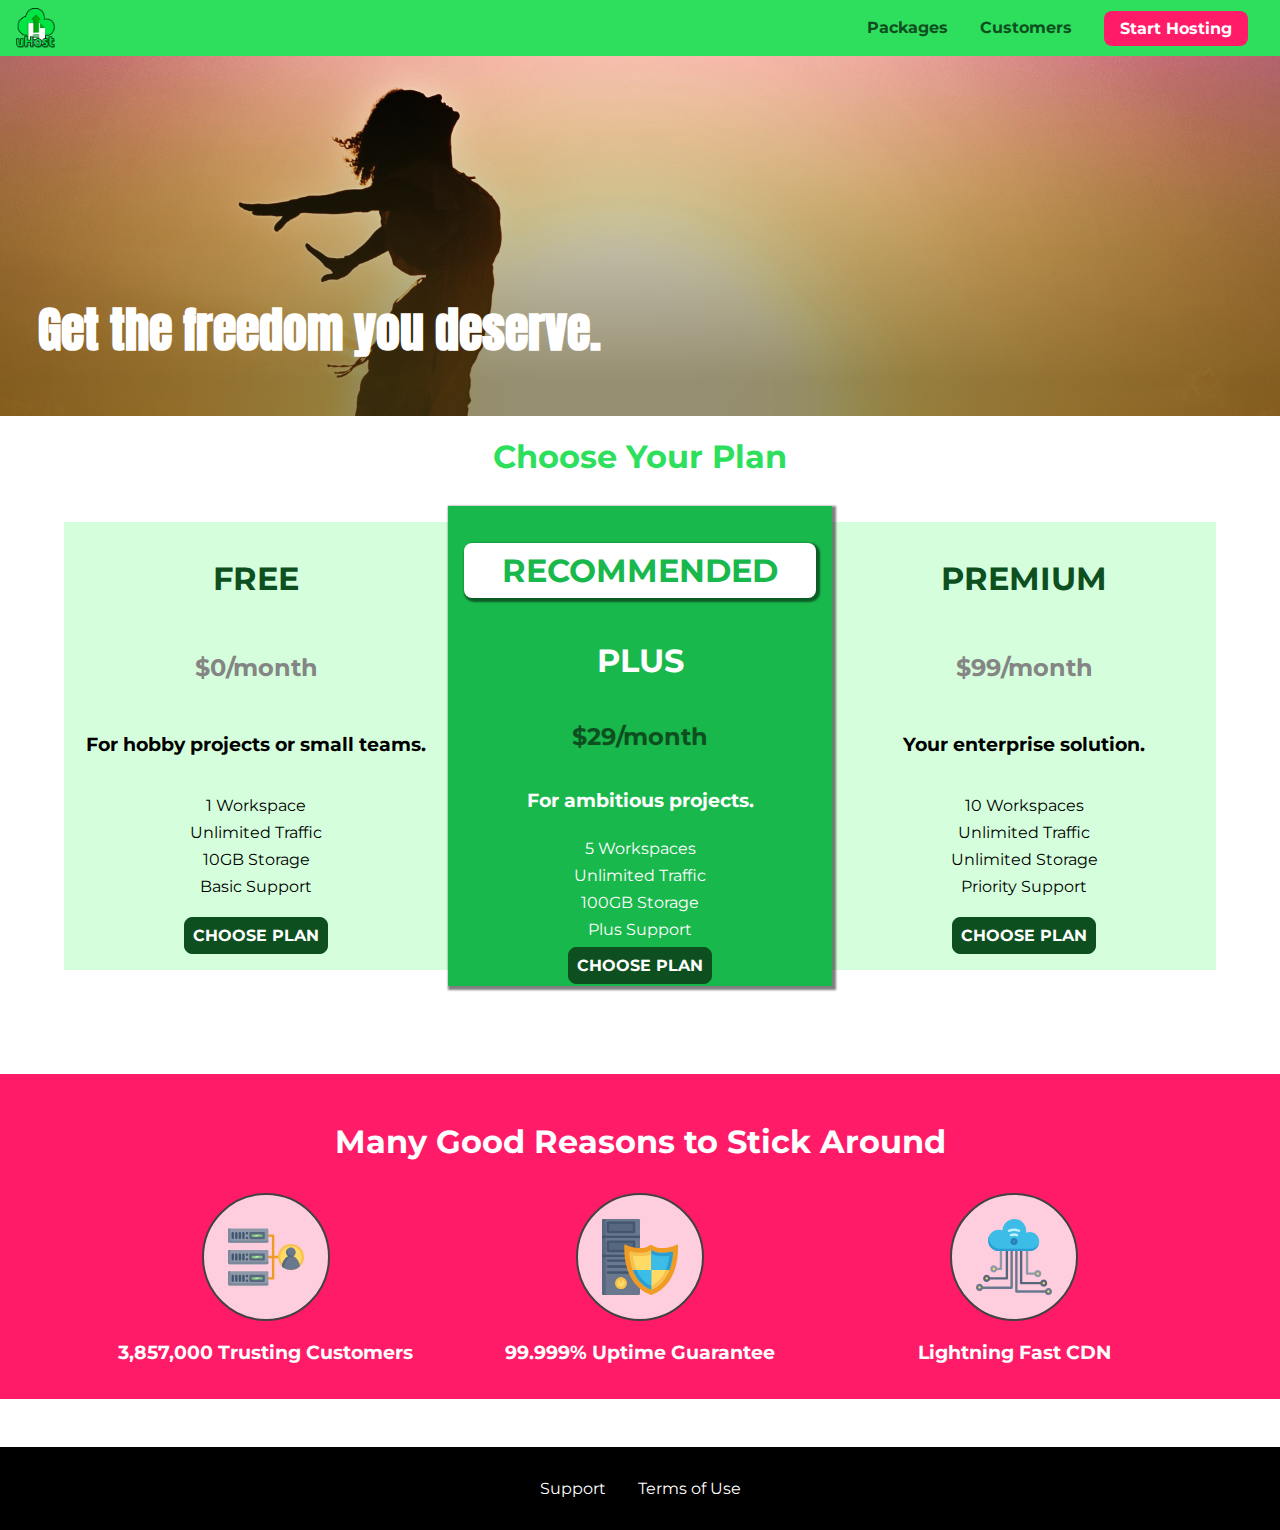
<file: index.html>
<!DOCTYPE html>
<html lang="en">

<head>
    <meta charset="UTF-8">
    <meta http-equiv="X-UA-Compatible" content="ie=edge">
    <meta name="viewport" content="width=device-width, initial-scale=1.0">
    <title>uHost</title>
    <link rel="shortcut icon" href="favicon.png">
    <link rel="stylesheet" href="shared.css">
    <link rel="stylesheet" href="main.css">
</head>

<body>
    <div class="backdrop"></div>
    <div class="modal">
        <h1 class="modal__title">Do you want to continue?</h1>
        <div class="modal__actions">
            <a href="start-hosting/index.html" class="modal__action">Yes!</a>
            <button class="modal__action modal__action--negative" type="button">No!</button>
        </div>
    </div>
    <header class="main-header">
        <div>
            <button class="toggle-button">
                <span class="toggle-button__bar"></span>
                <span class="toggle-button__bar"></span>
                <span class="toggle-button__bar"></span>
            </button>
            <a href="index.html" class="main-header__brand">
                <img src="images/uhost-icon.png" alt="uHost - Your favorite hosting company">
            </a>
        </div>
        <nav class="main-nav">
            <ul class="main-nav__items">
                <li class="main-nav__item">
                    <a href="packages/index.html">Packages</a>
                </li>
                <li class="main-nav__item">
                    <a href="customers/index.html">Customers</a>
                </li>
                <li class="main-nav__item main-nav__item--cta">
                    <a href="start-hosting/index.html">Start Hosting</a>
                </li>
            </ul>
        </nav>
    </header>
    <nav class="mobile-nav">
        <ul class="mobile-nav__items">
            <li class="mobile-nav__item">
                <a href="packages/index.html">Packages</a>
            </li>
            <li class="mobile-nav__item">
                <a href="customers/index.html">Customers</a>
            </li>
            <li class="mobile-nav__item mobile-nav__item--cta">
                <a href="start-hosting/index.html">Start Hosting</a>
            </li>
        </ul>
    </nav>
    <main>
        <section id="product-overview">
            <h1>Get the freedom you deserve.</h1>
        </section>
        <section id="plans">
            <h1 class="section-title">Choose Your Plan</h1>
            <div class="plan__list">
                <article class="plan">
                    <h1 class="plan__title">FREE</h1>
                    <h2 class="plan__price">$0/month</h2>
                    <h3>For hobby projects or small teams.</h3>
                    <ul class="plan__features">
                        <li class="plan__feature">1 Workspace</li>
                        <li class="plan__feature">Unlimited Traffic</li>
                        <li class="plan__feature">10GB Storage</li>
                        <li class="plan__feature">Basic Support</li>
                    </ul>
                    <div>
                        <button class="button">CHOOSE PLAN</button>
                    </div>
                </article>
                <article class="plan plan--highlighted">
                    <h1 class="plan__annotation">RECOMMENDED</h1>
                    <h1 class="plan__title">PLUS</h1>
                    <h2 class="plan__price">$29/month</h2>
                    <h3>For ambitious projects.</h3>
                    <ul class="plan__features">
                        <li class="plan__feature">5 Workspaces</li>
                        <li class="plan__feature">Unlimited Traffic</li>
                        <li class="plan__feature">100GB Storage</li>
                        <li class="plan__feature">Plus Support</li>
                    </ul>
                    <div>
                        <button class="button">CHOOSE PLAN</button>
                    </div>
                </article>
                <article class="plan">
                    <h1 class="plan__title">PREMIUM</h1>
                    <h2 class="plan__price">$99/month</h2>
                    <h3>Your enterprise solution.</h3>
                    <ul class="plan__features">
                        <li class="plan__feature">10 Workspaces</li>
                        <li class="plan__feature">Unlimited Traffic</li>
                        <li class="plan__feature">Unlimited Storage</li>
                        <li class="plan__feature">Priority Support</li>
                    </ul>
                    <div>
                        <button class="button">CHOOSE PLAN</button>
                    </div>
                </article>
            </div>
        </section>
        <section id="key-features">
            <h1 class="section-title">Many Good Reasons to Stick Around</h1>
            <ul class="key-feature__list">
                <li class="key-feature">
                    <div class="key-feature__image">
                        <svg viewBox="0 0 512 512">
                            <path style="fill:#F09B24;" d="M344,248h-32V112c0-4.418-3.582-8-8-8h-40c-4.418,0-8,3.582-8,8s3.582,8,8,8h32v128h-32  c-4.418,0-8,3.582-8,8s3.582,8,8,8h32v128h-32c-4.418,0-8,3.582-8,8s3.582,8,8,8h40c4.418,0,8-3.582,8-8V264h32c4.418,0,8-3.582,8-8  S348.418,248,344,248z"
                            />
                            <path style="fill:#8E9AA9;" d="M264,64H8c-4.418,0-8,3.582-8,8v80c0,4.418,3.582,8,8,8h256c4.418,0,8-3.582,8-8V72  C272,67.582,268.418,64,264,64z"
                            />
                            <path style="fill:#7C899B;" d="M24,144c-4.418,0-8-3.582-8-8V64H8c-4.418,0-8,3.582-8,8v80c0,4.418,3.582,8,8,8h256  c4.418,0,8-3.582,8-8v-8H24z"
                            />
                            <rect x="152" y="96" style="fill:#B8E3A8;" width="88" height="32" />
                            <g>
                                <polygon style="fill:#7EC97D;" points="152,96 152,128 166,128 198,96  " />
                                <polygon style="fill:#7EC97D;" points="220,96 188,128 240,128 240,96  " />
                            </g>
                            <path style="fill:#56677E;" d="M240,136h-88c-4.418,0-8-3.582-8-8V96c0-4.418,3.582-8,8-8h88c4.418,0,8,3.582,8,8v32  C248,132.418,244.418,136,240,136z M160,120h72v-16h-72V120z"
                            />
                            <g>
                                <path style="fill:#435670;" d="M32,136c-4.418,0-8-3.582-8-8V96c0-4.418,3.582-8,8-8s8,3.582,8,8v32C40,132.418,36.418,136,32,136z   "
                                />
                                <path style="fill:#435670;" d="M56,136c-4.418,0-8-3.582-8-8V96c0-4.418,3.582-8,8-8s8,3.582,8,8v32C64,132.418,60.418,136,56,136z   "
                                />
                                <path style="fill:#435670;" d="M80,136c-4.418,0-8-3.582-8-8V96c0-4.418,3.582-8,8-8s8,3.582,8,8v32C88,132.418,84.418,136,80,136z   "
                                />
                                <path style="fill:#435670;" d="M104,136c-4.418,0-8-3.582-8-8V96c0-4.418,3.582-8,8-8s8,3.582,8,8v32   C112,132.418,108.418,136,104,136z"
                                />
                                <path style="fill:#435670;" d="M128,105c-4.418,0-8-3.582-8-8v-1c0-4.418,3.582-8,8-8s8,3.582,8,8v1   C136,101.418,132.418,105,128,105z"
                                />
                                <path style="fill:#435670;" d="M128,136c-4.418,0-8-3.582-8-8v-1c0-4.418,3.582-8,8-8s8,3.582,8,8v1   C136,132.418,132.418,136,128,136z"
                                />
                            </g>
                            <path style="fill:#8E9AA9;" d="M264,208H8c-4.418,0-8,3.582-8,8v80c0,4.418,3.582,8,8,8h256c4.418,0,8-3.582,8-8v-80  C272,211.582,268.418,208,264,208z"
                            />
                            <path style="fill:#7C899B;" d="M24,288c-4.418,0-8-3.582-8-8v-72H8c-4.418,0-8,3.582-8,8v80c0,4.418,3.582,8,8,8h256  c4.418,0,8-3.582,8-8v-8H24z"
                            />
                            <rect x="152" y="240" style="fill:#B8E3A8;" width="88" height="32" />
                            <g>
                                <polygon style="fill:#7EC97D;" points="152,240 152,272 166,272 198,240  " />
                                <polygon style="fill:#7EC97D;" points="220,240 188,272 240,272 240,240  " />
                            </g>
                            <path style="fill:#56677E;" d="M240,280h-88c-4.418,0-8-3.582-8-8v-32c0-4.418,3.582-8,8-8h88c4.418,0,8,3.582,8,8v32  C248,276.418,244.418,280,240,280z M160,264h72v-16h-72V264z"
                            />
                            <g>
                                <path style="fill:#435670;" d="M32,280c-4.418,0-8-3.582-8-8v-32c0-4.418,3.582-8,8-8s8,3.582,8,8v32C40,276.418,36.418,280,32,280   z"
                                />
                                <path style="fill:#435670;" d="M56,280c-4.418,0-8-3.582-8-8v-32c0-4.418,3.582-8,8-8s8,3.582,8,8v32C64,276.418,60.418,280,56,280   z"
                                />
                                <path style="fill:#435670;" d="M80,280c-4.418,0-8-3.582-8-8v-32c0-4.418,3.582-8,8-8s8,3.582,8,8v32C88,276.418,84.418,280,80,280   z"
                                />
                                <path style="fill:#435670;" d="M104,280c-4.418,0-8-3.582-8-8v-32c0-4.418,3.582-8,8-8s8,3.582,8,8v32   C112,276.418,108.418,280,104,280z"
                                />
                                <path style="fill:#435670;" d="M128,249c-4.418,0-8-3.582-8-8v-1c0-4.418,3.582-8,8-8s8,3.582,8,8v1   C136,245.418,132.418,249,128,249z"
                                />
                                <path style="fill:#435670;" d="M128,280c-4.418,0-8-3.582-8-8v-1c0-4.418,3.582-8,8-8s8,3.582,8,8v1   C136,276.418,132.418,280,128,280z"
                                />
                            </g>
                            <path style="fill:#8E9AA9;" d="M264,352H8c-4.418,0-8,3.582-8,8v80c0,4.418,3.582,8,8,8h256c4.418,0,8-3.582,8-8v-80  C272,355.582,268.418,352,264,352z"
                            />
                            <path style="fill:#7C899B;" d="M24,432c-4.418,0-8-3.582-8-8v-72H8c-4.418,0-8,3.582-8,8v80c0,4.418,3.582,8,8,8h256  c4.418,0,8-3.582,8-8v-8H24z"
                            />
                            <rect x="152" y="384" style="fill:#B8E3A8;" width="88" height="32" />
                            <g>
                                <polygon style="fill:#7EC97D;" points="152,384 152,416 166,416 198,384  " />
                                <polygon style="fill:#7EC97D;" points="220,384 188,416 240,416 240,384  " />
                            </g>
                            <path style="fill:#56677E;" d="M240,424h-88c-4.418,0-8-3.582-8-8v-32c0-4.418,3.582-8,8-8h88c4.418,0,8,3.582,8,8v32  C248,420.418,244.418,424,240,424z M160,408h72v-16h-72V408z"
                            />
                            <g>
                                <path style="fill:#435670;" d="M32,424c-4.418,0-8-3.582-8-8v-32c0-4.418,3.582-8,8-8s8,3.582,8,8v32C40,420.418,36.418,424,32,424   z"
                                />
                                <path style="fill:#435670;" d="M56,424c-4.418,0-8-3.582-8-8v-32c0-4.418,3.582-8,8-8s8,3.582,8,8v32C64,420.418,60.418,424,56,424   z"
                                />
                                <path style="fill:#435670;" d="M80,424c-4.418,0-8-3.582-8-8v-32c0-4.418,3.582-8,8-8s8,3.582,8,8v32C88,420.418,84.418,424,80,424   z"
                                />
                                <path style="fill:#435670;" d="M104,424c-4.418,0-8-3.582-8-8v-32c0-4.418,3.582-8,8-8s8,3.582,8,8v32   C112,420.418,108.418,424,104,424z"
                                />
                                <path style="fill:#435670;" d="M128,393c-4.418,0-8-3.582-8-8v-1c0-4.418,3.582-8,8-8s8,3.582,8,8v1   C136,389.418,132.418,393,128,393z"
                                />
                                <path style="fill:#435670;" d="M128,424c-4.418,0-8-3.582-8-8v-1c0-4.418,3.582-8,8-8s8,3.582,8,8v1   C136,420.418,132.418,424,128,424z"
                                />
                            </g>
                            <path style="fill:#F7C14D;" d="M424,168c-48.523,0-88,39.477-88,88s39.477,88,88,88s88-39.477,88-88S472.523,168,424,168z" />
                            <path style="fill:#FFDB66;" d="M424,184c-39.701,0-72,32.299-72,72s32.299,72,72,72s72-32.299,72-72S463.701,184,424,184z" />
                            <path style="fill:#69788D;" d="M484.893,314.16C476.393,274.588,451.922,248,424,248s-52.393,26.588-60.893,66.16  c-0.605,2.82,0.354,5.749,2.511,7.664C381.731,336.124,402.465,344,424,344s42.269-7.876,58.381-22.176  C484.539,319.909,485.498,316.98,484.893,314.16z"
                            />
                            <path style="fill:#56677E;" d="M434.053,249.171C430.768,248.403,427.411,248,424,248c-27.922,0-52.393,26.588-60.893,66.16  c-0.605,2.82,0.354,5.749,2.511,7.664c3.383,3.002,6.979,5.703,10.734,8.125C384.904,286.243,407.373,255.378,434.053,249.171z"
                            />
                            <path style="fill:#69788D;" d="M424,192c-17.645,0-32,14.355-32,32s14.355,32,32,32s32-14.355,32-32S441.645,192,424,192z" />
                            <path style="fill:#56677E;" d="M432,248c-17.645,0-32-14.355-32-32c0-6.783,2.128-13.076,5.742-18.258  C397.444,203.53,392,213.138,392,224c0,17.645,14.355,32,32,32c10.862,0,20.471-5.444,26.258-13.742  C445.076,245.872,438.783,248,432,248z"
                            />

                        </svg>
                    </div>
                    <p class="key-feature__description">3,857,000 Trusting Customers</p>
                </li>
                <li class="key-feature">
                    <div class="key-feature__image">
                        <svg viewBox="0 0 512 512">
                            <path style="fill:#69788D;" d="M248,0H8C3.582,0,0,3.582,0,8v496c0,4.418,3.582,8,8,8h240c4.418,0,8-3.582,8-8V8  C256,3.582,252.418,0,248,0z"
                            />
                            <path style="fill:#56677E;" d="M24,504V8c0-4.418,3.582-8,8-8H8C3.582,0,0,3.582,0,8v496c0,4.418,3.582,8,8,8h24  C27.582,512,24,508.418,24,504z"
                            />
                            <g>
                                <rect x="0" y="112" style="fill:#435670;" width="256" height="16" />
                                <rect x="0" y="240" style="fill:#435670;" width="256" height="16" />
                            </g>
                            <path style="fill:#F7C14D;" d="M128,392c-22.056,0-40,17.944-40,40s17.944,40,40,40s40-17.944,40-40S150.056,392,128,392z" />
                            <path style="fill:#FFDB66;" d="M128,408c-13.233,0-24,10.767-24,24s10.767,24,24,24s24-10.767,24-24S141.233,408,128,408z" />
                            <path style="fill:#F7C14D;" d="M128,392c-2.739,0-5.414,0.278-8,0.805V424c0,4.418,3.582,8,8,8c4.418,0,8-3.582,8-8v-31.195  C133.414,392.278,130.739,392,128,392z"
                            />
                            <g>
                                <path style="fill:#435670;" d="M216,288H40c-4.418,0-8-3.582-8-8s3.582-8,8-8h176c4.418,0,8,3.582,8,8S220.418,288,216,288z"
                                />
                                <path style="fill:#435670;" d="M216,328H40c-4.418,0-8-3.582-8-8s3.582-8,8-8h176c4.418,0,8,3.582,8,8S220.418,328,216,328z"
                                />
                                <path style="fill:#435670;" d="M216,368H40c-4.418,0-8-3.582-8-8s3.582-8,8-8h176c4.418,0,8,3.582,8,8S220.418,368,216,368z"
                                />
                                <path style="fill:#435670;" d="M216,16H40c-4.418,0-8,3.582-8,8v64c0,4.418,3.582,8,8,8h176c4.418,0,8-3.582,8-8V24   C224,19.582,220.418,16,216,16z"
                                />
                            </g>
                            <rect x="48" y="32" style="fill:#56677E;" width="160" height="48" />
                            <path style="fill:#435670;" d="M216,144H40c-4.418,0-8,3.582-8,8v64c0,4.418,3.582,8,8,8h176c4.418,0,8-3.582,8-8v-64  C224,147.582,220.418,144,216,144z"
                            />
                            <rect x="48" y="160" style="fill:#56677E;" width="160" height="48" />
                            <path style="fill:#F09B24;" d="M511.747,180.237c-0.194-6.537-8.107-10.107-13.135-5.894c-5.6,4.693-42.904,21.282-98.514,21.282  c-33.45,0-64.625-20.999-64.929-21.206c-2.9-1.991-6.764-1.85-9.512,0.346c-2.677,2.135-27.201,20.86-63.793,20.86  c-55.607,0-92.914-16.589-98.515-21.282c-5.028-4.211-12.941-0.645-13.135,5.894c-1.634,54.834,4.655,105.941,18.693,151.903  c12.096,39.604,29.759,74.047,52.497,102.373c27.538,34.304,62.743,59.882,104.66,76.045c3.069,1.918,6.757,1.921,9.83,0  c41.917-16.163,77.122-41.741,104.66-76.045c22.738-28.326,40.401-62.77,52.497-102.373  C507.092,286.179,513.381,235.071,511.747,180.237z"
                            />
                            <path style="fill:#F7C14D;" d="M476.21,221.226c-1.953-1.631-4.568-2.235-7.036-1.628c-21.686,5.327-44.926,8.028-69.075,8.028  c-25.926,0-49.633-8.975-64.955-16.504c-2.307-1.134-5.016-1.091-7.284,0.116c-14.059,7.477-36.919,16.388-65.994,16.388  c-24.153,0-47.394-2.701-69.075-8.028c-5.155-1.268-10.221,2.966-9.894,8.261c2.077,33.693,7.668,65.635,16.616,94.935  c22.774,74.565,66.139,126.334,128.888,153.868c2.032,0.891,4.397,0.891,6.43,0c61.777-27.107,104.716-78.876,127.62-153.868  c8.948-29.3,14.539-61.241,16.616-94.935C479.224,225.319,478.163,222.856,476.21,221.226z"
                            />
                            <path style="fill:#FFDB66;" d="M331.609,451.727c-52.604-25.289-89.304-70.987-109.144-135.944  c-6.532-21.39-11.162-44.336-13.82-68.447c17.133,2.852,34.952,4.291,53.22,4.291c29.394,0,53.376-7.793,69.978-15.561  c17.44,7.736,41.656,15.561,68.256,15.561c18.267,0,36.085-1.439,53.219-4.291c-2.659,24.112-7.288,47.06-13.82,68.448  C419.545,381.108,383.27,426.805,331.609,451.727z"
                            />
                            <g>
                                <path style="fill:#2C9DD4;" d="M479.066,227.858c0.157-2.539-0.903-5.002-2.856-6.633s-4.568-2.235-7.036-1.628   c-21.686,5.327-44.926,8.028-69.075,8.028c-25.926,0-49.633-8.975-64.955-16.504c-1.057-0.52-2.2-0.78-3.345-0.806l-0.072,133.351   h123.601c2.556-6.746,4.933-13.702,7.123-20.874C471.398,293.493,476.989,261.552,479.066,227.858z"
                                />
                                <path style="fill:#2C9DD4;" d="M206.658,343.667c24.153,63.42,65.028,108.108,121.743,132.995c1.031,0.452,2.147,0.673,3.263,0.666   l0.063-133.661H206.658z"
                                />
                            </g>
                            <g>
                                <path style="fill:#3CBDE8;" d="M439.497,315.783c6.532-21.389,11.161-44.336,13.82-68.448c-17.134,2.852-34.952,4.291-53.219,4.291   c-26.6,0-50.815-7.824-68.256-15.561l-0.116,107.601h97.758C433.179,334.807,436.524,325.518,439.497,315.783z"
                                />
                                <path style="fill:#3CBDE8;" d="M232.523,343.667c21.144,50.298,54.363,86.56,99.087,108.06l0.117-108.06H232.523z" />
                            </g>
                        </svg>
                    </div>
                    <p class="key-feature__description">99.999% Uptime Guarantee</p>
                </li>
                <li class="key-feature">
                    <div class="key-feature__image">
                        <svg viewBox="0 0 512 512">
                            <path style="fill:#8E9AA9;" d="M168,200c-4.418,0-8,3.582-8,8v120h-17.376c-3.302-9.311-12.194-16-22.624-16  c-13.234,0-24,10.767-24,24s10.766,24,24,24c10.429,0,19.321-6.689,22.624-16H168c4.418,0,8-3.582,8-8V208  C176,203.582,172.418,200,168,200z"
                            />
                            <path style="fill:#FFDB66;" d="M120,328c-4.411,0-8,3.589-8,8s3.589,8,8,8s8-3.589,8-8S124.411,328,120,328z" />
                            <path style="fill:#56677E;" d="M208,200c-4.418,0-8,3.582-8,8v184H94.624C91.322,382.689,82.43,376,72,376  c-13.234,0-24,10.767-24,24s10.766,24,24,24c10.429,0,19.321-6.689,22.624-16H208c4.418,0,8-3.582,8-8V208  C216,203.582,212.418,200,208,200z"
                            />
                            <path style="fill:#FFDB66;" d="M72,392c-4.411,0-8,3.589-8,8s3.589,8,8,8s8-3.589,8-8S76.411,392,72,392z" />
                            <path style="fill:#69788D;" d="M240,208c-4.418,0-8,3.582-8,8v239H47.24c-2.671-10.34-12.078-18-23.24-18c-13.234,0-24,10.767-24,24  s10.766,24,24,24c9.666,0,18.009-5.747,21.809-14H240c4.418,0,8-3.582,8-8V216C248,211.582,244.418,208,240,208z"
                            />
                            <path style="fill:#FFDB66;" d="M24,453c-4.411,0-8,3.589-8,8s3.589,8,8,8s8-3.589,8-8S28.411,453,24,453z" />
                            <path style="fill:#69788D;" d="M488,464c-10.429,0-19.321,6.689-22.624,16H280V208c0-4.418-3.582-8-8-8s-8,3.582-8,8v280  c0,4.418,3.582,8,8,8h193.376c3.302,9.311,12.194,16,22.624,16c13.234,0,24-10.767,24-24S501.234,464,488,464z"
                            />
                            <path style="fill:#FFDB66;" d="M488,480c-4.411,0-8,3.589-8,8s3.589,8,8,8s8-3.589,8-8S492.411,480,488,480z" />
                            <path style="fill:#56677E;" d="M456,408c-10.429,0-19.321,6.689-22.624,16H312V208c0-4.418-3.582-8-8-8s-8,3.582-8,8v224  c0,4.418,3.582,8,8,8h129.376c3.302,9.311,12.194,16,22.624,16c13.234,0,24-10.767,24-24S469.234,408,456,408z"
                            />
                            <path style="fill:#FFDB66;" d="M456,424c-4.411,0-8,3.589-8,8s3.589,8,8,8s8-3.589,8-8S460.411,424,456,424z" />
                            <path style="fill:#8E9AA9;" d="M416,344c-10.429,0-19.321,6.689-22.624,16H352V208c0-4.418-3.582-8-8-8s-8,3.582-8,8v160  c0,4.418,3.582,8,8,8h49.376c3.302,9.311,12.194,16,22.624,16c13.234,0,24-10.767,24-24S429.234,344,416,344z"
                            />
                            <path style="fill:#FFDB66;" d="M416,360c-4.411,0-8,3.589-8,8s3.589,8,8,8s8-3.589,8-8S420.411,360,416,360z" />
                            <path style="fill:#3CBDE8;" d="M362,88c-8.741,0-17.231,1.751-25.06,5.085C337.646,88.797,338,84.43,338,80  c0-44.112-35.888-80-80-80c-42.823,0-77.895,33.816-79.909,76.149C170.393,73.415,162.244,72,154,72c-39.701,0-72,32.299-72,72  s32.299,72,72,72h208c35.29,0,64-28.71,64-64S397.29,88,362,88z"
                            />
                            <path style="fill:#2C9DD4;" d="M368,200H160c-39.701,0-72-32.299-72-72c0-5.863,0.721-11.559,2.05-17.019  C84.918,120.88,82,132.102,82,144c0,39.701,32.299,72,72,72h208c30.389,0,55.88-21.296,62.379-49.743  C413.565,186.327,392.352,200,368,200z"
                            />
                            <path style="fill:#2A7DB5;" d="M256,128c-13.234,0-24,10.767-24,24s10.766,24,24,24c13.233,0,24-10.767,24-24S269.233,128,256,128z"
                            />
                            <path style="fill:#2C9DD4;" d="M256,144c-4.411,0-8,3.589-8,8s3.589,8,8,8c4.411,0,8-3.589,8-8S260.411,144,256,144z" />
                            <g>
                                <path style="fill:#C5F1FA;" d="M221.755,87.695c-2.994,0-5.864-1.688-7.233-4.572c-1.894-3.991-0.194-8.763,3.798-10.657   C230.157,66.849,242.834,64,256,64c13.166,0,25.844,2.849,37.68,8.466c3.992,1.895,5.692,6.666,3.798,10.657   s-6.666,5.692-10.657,3.798C277.144,82.328,266.774,80,256,80c-10.774,0-21.144,2.328-30.821,6.921   C224.072,87.446,222.904,87.695,221.755,87.695z"
                                />
                                <path style="fill:#C5F1FA;" d="M276.545,116.618c-1.148,0-2.316-0.249-3.424-0.774C267.745,113.293,261.985,112,256,112   c-5.985,0-11.745,1.293-17.121,3.844c-3.991,1.895-8.763,0.192-10.657-3.798c-1.894-3.992-0.193-8.764,3.798-10.657   C239.557,97.813,247.625,96,256,96c8.376,0,16.444,1.813,23.98,5.389c3.991,1.894,5.692,6.665,3.798,10.657   C282.41,114.93,279.539,116.618,276.545,116.618z"
                                />
                            </g>

                        </svg>
                    </div>
                    <p class="key-feature__description">Lightning Fast CDN</p>
                </li>
            </ul>
        </section>
    </main>
    <footer class="main-footer">
        <nav>
            <ul class="main-footer__links">
                <li class="main-footer__link">
                    <a href="#">Support</a>
                </li>
                <li class="main-footer__link">
                    <a href="#">Terms of Use</a>
                </li>
            </ul>
        </nav>
    </footer>
    <script src="shared.js"></script>
</body>

</html>
</file>
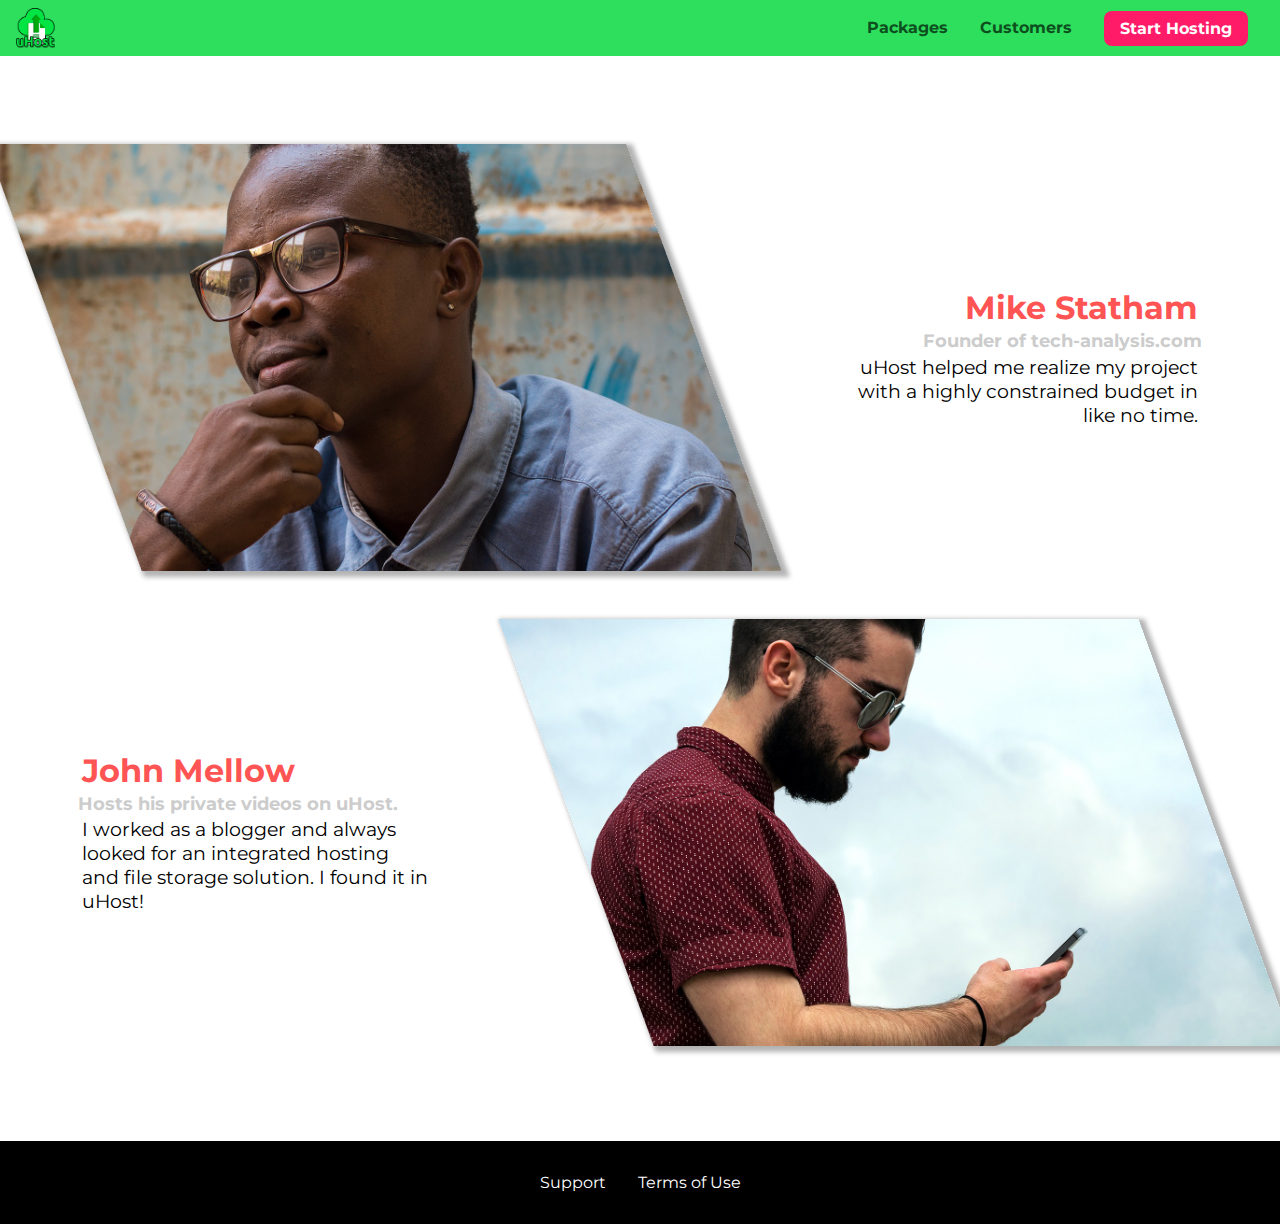
<file: customers/index.html>
<!DOCTYPE html>
<html lang="en">

<head>
    <meta charset="UTF-8">
    <meta name="viewport" content="width=device-width, initial-scale=1.0">
    <meta http-equiv="X-UA-Compatible" content="ie=edge">
    <title>uHost Customers</title>
    <link rel="shortcut icon" href="../favicon.png">
    <link rel="stylesheet" href="../shared.css">
    <link rel="stylesheet" href="customers.css">
</head>

<body>
    <div class="backdrop"></div>
    <header class="main-header">
        <div>
            <button class="toggle-button">
                <span class="toggle-button__bar"></span>
                <span class="toggle-button__bar"></span>
                <span class="toggle-button__bar"></span>
            </button>
            <a href="../index.html" class="main-header__brand">
                <img src="../images/uhost-icon.png" alt="uHost - Your favorite hosting company">
            </a>
        </div>
        <nav class="main-nav">
            <ul class="main-nav__items">
                <li class="main-nav__item">
                    <a href="../packages/index.html">Packages</a>
                </li>
                <li class="main-nav__item">
                    <a href="index.html">Customers</a>
                </li>
                <li class="main-nav__item main-nav__item--cta">
                    <a href="../start-hosting/index.html">Start Hosting</a>
                </li>
            </ul>
        </nav>
    </header>
    <nav class="mobile-nav">
        <ul class="mobile-nav__items">
            <li class="mobile-nav__item">
                <a href="../packages/index.html">Packages</a>
            </li>
            <li class="mobile-nav__item">
                <a href="index.html">Customers</a>
            </li>
            <li class="mobile-nav__item mobile-nav__item--cta">
                <a href="../start-hosting/index.html">Start Hosting</a>
            </li>
        </ul>
    </nav>
    <main>
        <div>
            <div class="testimonial" id="customer-1">
                <div class="testimonial__image-container">
                    <img src="../images/customer-1.jpg" alt="Mike Statham - Customer" class="testimonial__image">
                </div>
                <div class="testimonial__info">
                    <h1 class="testimonial__name">Mike Statham</h1>
                    <h2 class="testimonial__subtitle">Founder of
                        <a href="tech-analysis.com">tech-analysis.com</a>
                    </h2>
                    <p class="testimonial__text">uHost helped me realize my project with a highly constrained budget in like no time.</p>
                </div>
            </div>
            <div class="testimonial" id="customer-2">

                <div class="testimonial__info">
                    <h1 class="testimonial__name">John Mellow</h1>
                    <h2 class="testimonial__subtitle">Hosts his private videos on uHost.
                    </h2>
                    <p class="testimonial__text">I worked as a blogger and always looked for an integrated hosting and file storage solution. I found
                        it in uHost!
                    </p>
                </div>
                <div class="testimonial__image-container">
                    <img src="../images/customer-2.jpg" alt="John Mellow - Customer" class="testimonial__image">
                </div>
            </div>
        </div>
    </main>
    <footer class="main-footer">
        <nav>
            <ul class="main-footer__links">
                <li class="main-footer__link">
                    <a href="#">Support</a>
                </li>
                <li class="main-footer__link">
                    <a href="#">Terms of Use</a>
                </li>
            </ul>
        </nav>
    </footer>
    <script src="../shared.js"></script>
</body>

</html>
</file>
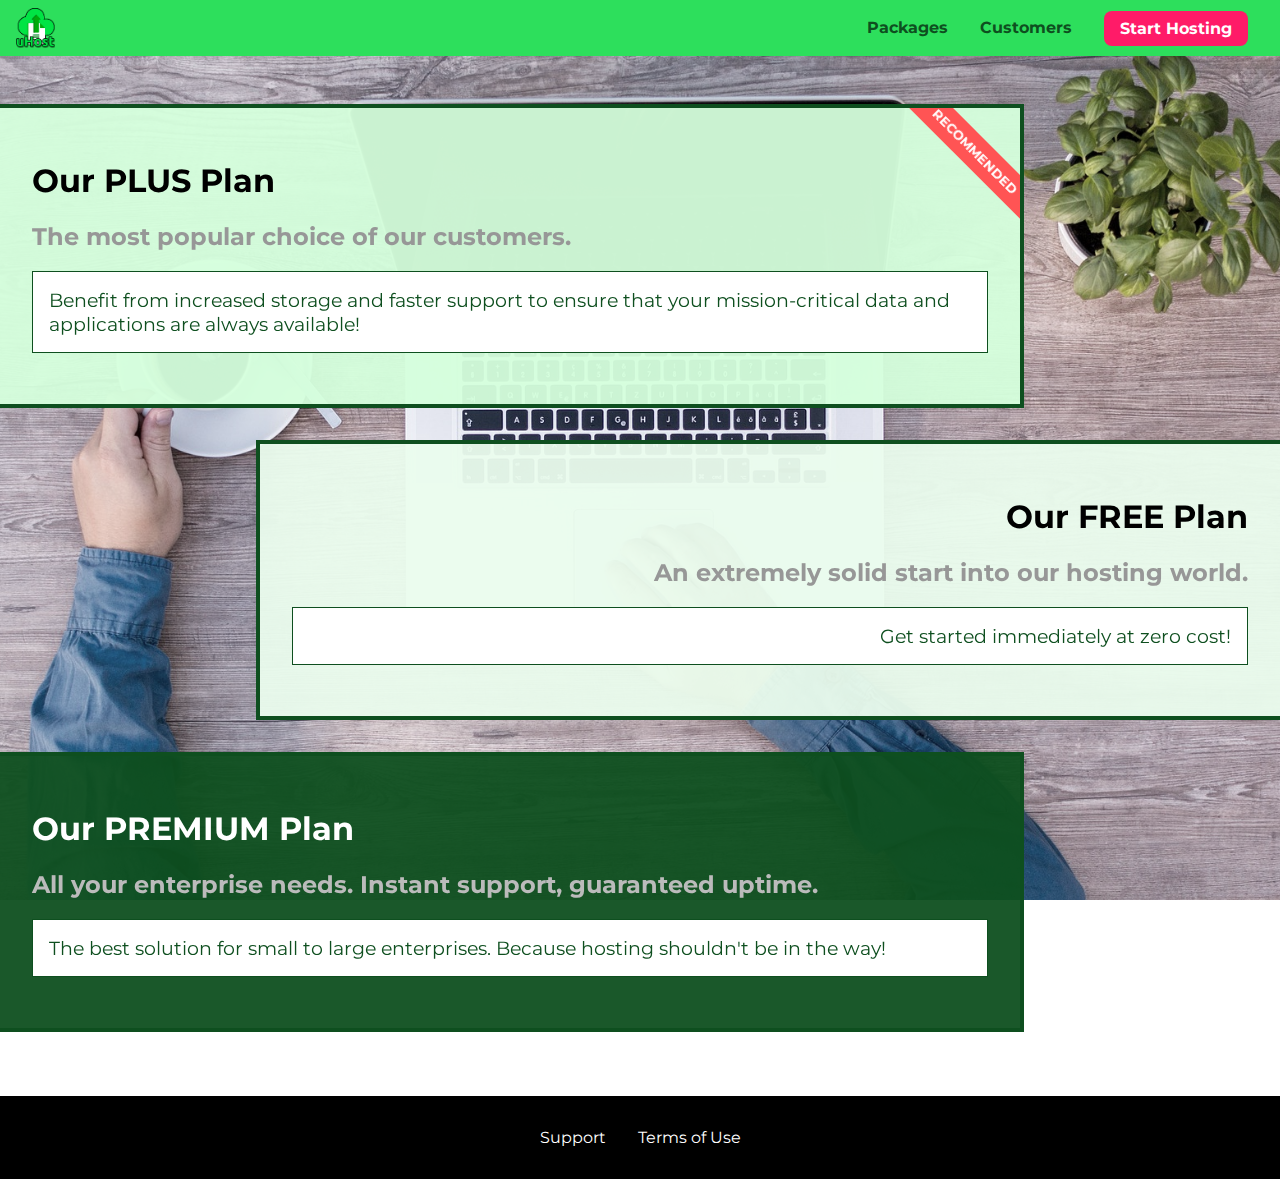
<file: packages/index.html>
<!DOCTYPE html>
<html lang="en">

<head>
    <meta charset="UTF-8">
    <meta http-equiv="X-UA-Compatible" content="ie=edge">
    <meta name="viewport" content="width=device-width, initial-scale=1.0">
    <title>uHost</title>
    <link rel="shortcut icon" href="../favicon.png">
    <link rel="stylesheet" href="../shared.css">
    <link rel="stylesheet" href="packages.css">
</head>

<body>
    <div class="backdrop"></div>
    <div class="background"></div>
    <header class="main-header">
        <div>
            <button class="toggle-button">
                <span class="toggle-button__bar"></span>
                <span class="toggle-button__bar"></span>
                <span class="toggle-button__bar"></span>
            </button>
            <a href="../index.html" class="main-header__brand">
                <img src="../images/uhost-icon.png" alt="uHost - Your favorite hosting company">
            </a>
        </div>
        <nav class="main-nav">
            <ul class="main-nav__items">
                <li class="main-nav__item">
                    <a href="index.html">Packages</a>
                </li>
                <li class="main-nav__item">
                    <a href="../customers/index.html">Customers</a>
                </li>
                <li class="main-nav__item main-nav__item--cta">
                    <a href="../start-hosting/index.html">Start Hosting</a>
                </li>
            </ul>
        </nav>
    </header>
    <nav class="mobile-nav">
        <ul class="mobile-nav__items">
            <li class="mobile-nav__item">
                <a href="index.html">Packages</a>
            </li>
            <li class="mobile-nav__item">
                <a href="../customers/index.html">Customers</a>
            </li>
            <li class="mobile-nav__item mobile-nav__item--cta">
                <a href="../start-hosting/index.html">Start Hosting</a>
            </li>
        </ul>
    </nav>
    <main>
        <section class="package" id="plus">
            <a href="#">
                <h1 class="package__title">Our PLUS Plan</h1>
                <h2 class="package__badge">RECOMMENDED</h2>
                <h2 class="package__subtitle">The most popular choice of our customers.</h2>
                <p class="package__info">Benefit from increased storage and faster support to ensure that your mission-critical data and applications
                    are always available!</p>
            </a>
        </section>
        <section class="package" id="free">
            <a href="#">
                <h1 class="package__title">Our FREE Plan</h1>
                <h2 class="package__subtitle">An extremely solid start into our hosting world.</h2>
                <p class="package__info">Get started immediately at zero cost!</p>
            </a>
        </section>
        <div class="clearfix"></div>
        <section class="package" id="premium">
            <a href="#">
                <h1 class="package__title">Our PREMIUM Plan</h1>
                <h2 class="package__subtitle">All your enterprise needs. Instant support, guaranteed uptime. </h2>
                <p class="package__info">The best solution for small to large enterprises. Because hosting shouldn't be in the way!</p>
            </a>
        </section>
    </main>
    <footer class="main-footer">
        <nav>
            <ul class="main-footer__links">
                <li class="main-footer__link">
                    <a href="#">Support</a>
                </li>
                <li class="main-footer__link">
                    <a href="#">Terms of Use</a>
                </li>
            </ul>
        </nav>
    </footer>
    <script src="../shared.js"></script>
</body>

</html>
</file>
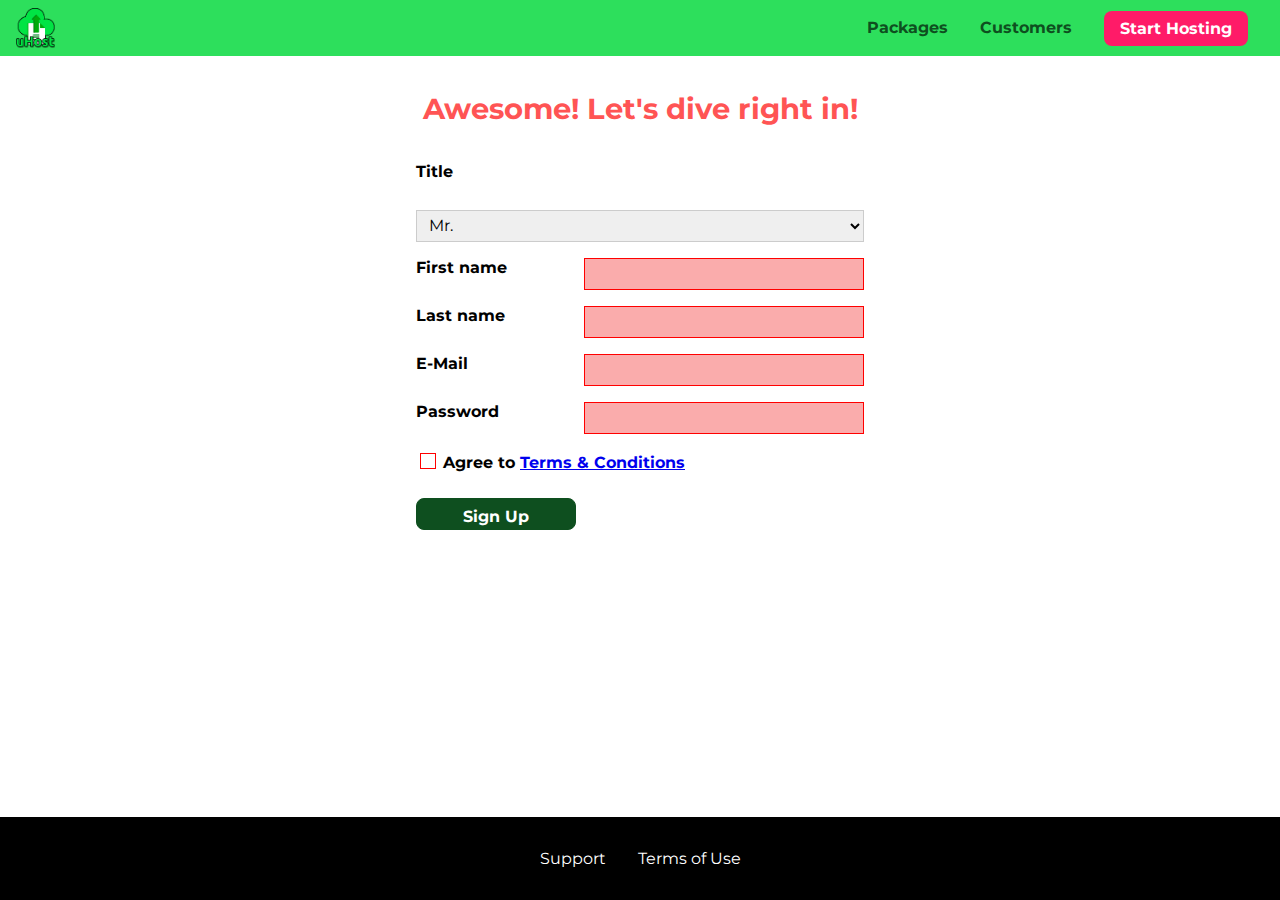
<file: start-hosting/index.html>
<!DOCTYPE html>
<html lang="en">

<head>
    <meta charset="UTF-8">
    <meta name="viewport" content="width=device-width, initial-scale=1.0">
    <meta http-equiv="X-UA-Compatible" content="ie=edge">
    <title>uHost Signup</title>
    <link rel="shortcut icon" href="../favicon.png">
    <link rel="stylesheet" href="../shared.css">
    <link rel="stylesheet" href="start-hosting.css">
</head>

<body>
    <div class="backdrop"></div>
    <header class="main-header">
        <div>
            <button class="toggle-button">
                <span class="toggle-button__bar"></span>
                <span class="toggle-button__bar"></span>
                <span class="toggle-button__bar"></span>
            </button>
            <a href="../index.html" class="main-header__brand">
                <img src="../images/uhost-icon.png" alt="uHost - Your favorite hosting company">
            </a>
        </div>
        <nav class="main-nav">
            <ul class="main-nav__items">
                <li class="main-nav__item">
                    <a href="../packages/index.html">Packages</a>
                </li>
                <li class="main-nav__item">
                    <a href="../customers/index.html">Customers</a>
                </li>
                <li class="main-nav__item main-nav__item--cta">
                    <a href="index.html">Start Hosting</a>
                </li>
            </ul>
        </nav>
    </header>
    <nav class="mobile-nav">
        <ul class="mobile-nav__items">
            <li class="mobile-nav__item">
                <a href="../packages/index.html">Packages</a>
            </li>
            <li class="mobile-nav__item">
                <a href="../customers/index.html">Customers</a>
            </li>
            <li class="mobile-nav__item mobile-nav__item--cta">
                <a href="index.html">Start Hosting</a>
            </li>
        </ul>
    </nav>
    <main class="signup-page">
        <h1 class="signup-title">Awesome! Let's dive right in!</h1>
        <form action="index.html" class="signup-form">
            <label for="title">Title</label>
            <select id="title">
                <option value="mr">Mr.</option>
                <option value="ms">Ms.</option>
            </select>
            <label for="first-name">First name</label>
            <input type="text" id="first-name" required>
            <label for="last-name">Last name</label>
            <input type="text" id="last-name" required>
            <label for="email">E-Mail</label>
            <input type="email" id="email" required>
            <label for="password">Password</label>
            <input type="password" id="password" required>
            <div class="signup-form__checkbox">
                <input type="checkbox" id="agree-terms" required>
                <label for="agree-terms">Agree to
                    <a href="#">Terms &amp; Conditions</a>
                </label>
            </div>
            <button type="submit" class="button">Sign Up</button>
        </form>
    </main>
    <footer class="main-footer">
        <nav>
            <ul class="main-footer__links">
                <li class="main-footer__link">
                    <a href="#">Support</a>
                </li>
                <li class="main-footer__link">
                    <a href="#">Terms of Use</a>
                </li>
            </ul>
        </nav>
    </footer>
    <script src="../shared.js"></script>
</body>

</html>
</file>
<file: shared.css>
@import url('https://fonts.googleapis.com/css?family=Roboto:100,400,900');
@import url('https://fonts.googleapis.com/css?family=Anton');
@import url('https://fonts.googleapis.com/css?family=Montserrat:400,700');

:root {
  --dark-green: #0e4f1f;
  --highlight-color: #ff1b68;
}

* {
  box-sizing: border-box;
}

html {
  height: 100%;
}

body {
  font-family: "Montserrat", sans-serif;
  margin: 0;
  padding-top: 3.5rem;
}

@supports (display: grid) {
  body {
    display: grid;
    grid-template-rows: 3.5rem auto fit-content(8rem);
    grid-template-areas: "header"
                         "main"
                         "footer";
    padding-top: 0;
    height: 100%;
  }
}

main {
  /* grid-row: 2 / 3; */
  grid-area: main;
}

.backdrop {
  display: none;
  position: fixed;
  opacity: 0;
  top: 0;
  left: 0;
  z-index: 100;
  width: 100vw;
  height: 100vh;
  background: rgba(0, 0, 0, 0.5);
  transition: opacity 0.2s linear;
}

.main-header {
  width: 100%;
  position: fixed;
  top: 0;
  left: 0;
  background: #2ddf5c;
  padding: 0.5rem 1rem;
  z-index: 60;
  display: -webkit-box;
  display: -ms-flexbox;
  display: -webkit-flex;
  display: flex;
  align-items: center;
  justify-content: space-between;
}

.toggle-button {
  width: 3rem;
  background: transparent;
  border: none;
  cursor: pointer;
  padding-top: 0;
  padding-bottom: 0;
  vertical-align: middle;
}

.toggle-button:focus {
  outline: none;
}

.toggle-button__bar {
  width: 100%;
  height: 0.2rem;
  background: black;
  display: block;
  margin: 0.6rem 0;
}

.main-header__brand {
  color: #0e4f1f;
  text-decoration: none;
  font-weight: bold;
  /* width: 20px; */
}

.main-header__brand img {
  height: 2.5rem;
  vertical-align: middle;
  /* width: 100%; */
}

.main-nav {
  display: none;
}

.main-nav__items {
  margin: 0;
  padding: 0;
  list-style: none;
  display: flex;
}

.main-nav__item {
  margin: 0 1rem;
}

.main-nav__item a,
.mobile-nav__item a {
  text-decoration: none;
  color: var(--dark-green);
  font-weight: bold;
  padding: 0.2rem 0;
}

.main-nav__item a:hover,
.main-nav__item a:active {
  color: white;
  border-bottom: 5px solid white;
}

.main-nav__item--cta {
  animation: wiggle 400ms 3s 8 ease-out none;
}

.main-nav__item--cta a,
.mobile-nav__item--cta a {
  color: white;
  background: var(--highlight-color);
  padding: 0.5rem 1rem;
  border-radius: 8px;
}

.main-nav__item--cta a:hover,
.main-nav__item--cta a:active,
.mobile-nav__item--cta a:hover,
.mobile-nav__item--cta a:active {
  color: var(--highlight-color);
  background: white;
  border: none;
}

@media (min-width: 40rem) {
  .toggle-button {
    display: none;
  }

  .main-nav {
    display: flex;
  }
}

.main-footer {
  background: black;
  padding: 2rem;
  margin-top: 3rem;
  /* grid-row: 3 / 4; */
  grid-area: footer;
}

.main-footer__links {
  list-style: none;
  margin: 0;
  padding: 0;
  display: flex;
  flex-direction: column;
  align-items: center;
}

.main-footer__link {
  margin: 0.5rem 0;
}

.main-footer__link a {
  color: white;
  text-decoration: none;
}

.main-footer__link a:hover,
.main-footer__link a:active {
  color: #ccc;
}

.mobile-nav {
  transform: translateX(-100%);
  position: fixed;
  z-index: 101;
  top: 0;
  left: 0;
  background: white;
  width: 80%;
  height: 100vh;
  transition: transform 300ms ease-out;
}

.mobile-nav__items {
  width: 90%;
  height: 100%;
  list-style: none;
  margin: 0 auto;
  padding: 0;
  display: flex;
  flex-direction: column;
  justify-content: center;
  align-items: center;
}

.mobile-nav__item {
  margin: 1rem 0;
}

.mobile-nav__item a {
  font-size: 1.5rem;
}

.button {
  background: var(--dark-green, #0e4f1f);
  color: white;
  font: inherit;
  border: 1.5px solid var(--dark-green);
  padding: 0.5rem;
  border-radius: 8px;
  font-weight: bold;
  cursor: pointer;
}

.button:hover,
.button:active {
  background: white;
  color: var(--dark-green);
}

.button:focus {
  outline: none;
}

.button[disabled] {
  cursor: not-allowed;
  border: #a1a1a1;
  background: #ccc;
  color: #a1a1a1;
} 

.open {
    display: block !important;
    opacity: 1 !important;
    transform: translateY(0) !important;
}

@media (min-width: 40rem) {
  .main-footer__link {
    margin: 0 1rem;
  }

  .main-footer__links {
    flex-direction: row;
    justify-content: center;
  }
}

@keyframes wiggle {
  0% {
    transform: rotateZ(0);
  }
  50% {
    transform: rotateZ(-10deg);
  }
  100% {
    transform: rotateZ(10deg);
  }
}
</file>
<file: main.css>
#product-overview {
  background: linear-gradient(to top, rgba(80, 68, 18, 0.6) 10%, transparent),
    url("images/freedom.jpg") center/cover no-repeat border-box,
    #ff1b68;
  /* background-image: url("freedom.jpg");
    background-size: cover;
    background-position: left 10% bottom 20%; */
  /* background-repeat: no-repeat;
    background-origin: border-box;
    background-clip: border-box; */
  /* background-image: linear-gradient(180deg, red 70%, blue 60%, rgba(0,0,0,0.5)); */
  /* background-image: radial-gradient(ellipse farthest-corner at 20% 50%, red, blue 70%, green); */
  width: 100vw;
  height: 33vh;
  /* border: 5px dashed red; */
  position: relative;
}

#product-overview h1 {
  color: white;
  font-family: "Anton", sans-serif;
  position: absolute;
  bottom: 5%;
  left: 3%;
  font-size: 1.6rem;
}

@media (min-width: 40rem) and (min-height: 40rem) {
  #product-overview {
    height: 40vh;
    background-position: 50% 25%;
  }

  #product-overview h1 {
    font-size: 3rem;
  }
}

.section-title {
  color: #2ddf5c;
  text-align: center;
}

.plan {
  background: #d5ffdc;
  text-align: center;
  padding: 1rem;
  margin: 0.5rem 0;
  width: 100%;
}

.plan--highlighted {
  background: #19b84c;
  color: white;
}

.plan__annotation {
  background: white;
  color: #19b84c;
  padding: 0.5rem;
  box-shadow: 2px 2px 2px 2px rgba(0, 0, 0, 0.5);
  border-radius: 8px;
}

.plan__title {
  color: #0e4f1f;
}

.plan__price {
  color: #858585;
}

.plan--highlighted .plan__title {
  color: white;
}

.plan--highlighted .plan__price {
  color: #0e4f1f;
}

.plan__features {
  list-style: none;
  margin: 0;
  padding: 0;
}

.plan__feature {
  margin: 0.5rem 0;
}

@media (min-width: 40rem) {
  .plan__list { 
    width: 100%;
    display: flex;
    justify-content: center;
    align-items: center;
  }

  .plan {
    width: 30%;
    min-width: 13rem;
    max-width: 25rem;
    display: flex;
    flex-direction: column;
    justify-content: space-between;
    height: 28rem;
  }

  .plan--highlighted {
    box-shadow: 2px 2px 2px 2px rgba(0, 0, 0, 0.5);
    height: 30rem;
    z-index: 50;
  }
}

#key-features {
  background: #ff1b68;
  margin-top: 5rem;
  padding: 1rem;
}

#key-features .section-title {
  color: white;
  margin: 2rem;
}

.key-feature__list {
  list-style: none;
  margin: 0;
  padding: 0;
  text-align: center;
}

.key-feature__image {
  background: #ffcede;
  width: 128px;
  height: 128px;
  border: 2px solid #424242;
  border-radius: 50%;
  margin: auto;
  padding: 1.5rem;
}

.key-feature__description {
  text-align: center;
  font-weight: bold;
  color: white;
  font-size: 1.2rem;
}

@media (min-width: 40rem) {
  .key-feature {
    width: 30%;
    max-width: 25rem;
  }

  .key-feature__list {
    display: flex;
    justify-content: center;
  }
}

/* h1 {
    font-family: sans-serif;
} */

.modal {
  position: fixed;
  opacity: 0;
  transform: translateY(-3rem);
  transition: opacity 200ms ease-out, transform 500ms cubic-bezier(0.55, 0.055, 0.675, 0.19);
  z-index: 200;
  top: 20%;
  left: 30%;
  width: 40%;
  background: white;
  padding: 1rem;
  border: 1px solid #ccc;
  box-shadow: 1px 1px 1px rgba(0, 0, 0, 0.5);
}

.modal__title {
  text-align: center;
  margin: 0 0 1rem 0;
}

.modal__actions {
  text-align: center;
}

.modal__action {
  border: 1px solid #0e4f1f;
  background: #0e4f1f;
  text-decoration: none;
  color: white;
  font: inherit;
  padding: 0.5rem 1rem;
  cursor: pointer;
}

.modal__action:hover,
.modal__action:active {
  background: #2ddf5c;
  border-color: #2ddf5c;
}

.modal__action--negative {
  background: red;
  border-color: red;
}

.modal__action--negative:hover,
.modal__action--negative:active {
  background: #ff5454;
  border-color: #ff5454;
}
</file>
<file: customers/customers.css>
main {
    padding-top: 2.5rem;
  }
  
  .testimonial {
      font-size: 1.2rem;
    }
    
    /*.testimonial__list {
      width: 80%;
      margin: auto;
    }*/
  
    .testimonial__image-container {
      width: 60%;
      max-width: 40rem;
      box-shadow: 3px 3px 5px 3px rgba(0,0,0,0.3);
      transform: skew(20deg);
      overflow: hidden;
    }
  
    #customer-1:hover .testimonial__image-container {
      animation: flip-customer 1s ease-out forwards;
    }
  
    .testimonial__image {
      width: 100%;
      vertical-align: top;
      transform: skew(-20deg) scale(1.4);
    }
    
    .testimonial__info {
      text-align: right;
      padding: 0.9rem;
    }
    
    #customer-2.testimonial {
      text-align: right;
    }
    
    #customer-2 .testimonial__info {
      text-align: left;
    }
    
    .testimonial__name {
      margin: 0.2rem;
      color: #ff5454;
      font-size: 2rem;
    }
    
    .testimonial__subtitle {
      margin: 0;
      font-size: 1.1rem;
      color: #ccc;
    }
    
    .testimonial__subtitle a {
      color: inherit;
      text-decoration: none;
    }
    
    .testimonial__subtitle a:hover,
    .testimonial__subtitle a:active {
      color: #7a7a7a;
    }
  
    .testimonial__text {
      margin: 0.2rem;
    }
  
    @media (min-width: 40rem) {
      .testimonial {
        margin: 3rem auto;
        max-width: 1500px;
        display: flex;
        align-items: center;
        justify-content: space-around;
      }
  
      .testimonial__image-container {
        width: 66%;
      }
  
      .testimonial__info {
        width: 30%;
      }
    }
  
    @keyframes flip-customer {
      0% {
        transform: rotateY(0) skew(20deg);
      }
      50% {
        transform: rotateY(160deg) skew(20deg);
      }
      100% {
        transform: rotateY(360deg) skew(20deg);
      }
    }
</file>
<file: packages/packages.css>
@font-face {
    font-family: "AnonymousPro";
    src: url("anonymousPro-Regular.ttf") format("truetype");
}

@font-face {
    font-family: "AnonymousPro";
    src: url("anonymousPro-Bold.ttf");
    font-weight: 700;
}

main {
    padding-top: 2rem;
}

.background {
    background: url("../images/plans-background.jpg") center/cover;
    filter: grayscale(40%);
    width: 100vw;
    height: 100vh;
    position: fixed;
    z-index: -1;
}

.package {
    width: 80%;
    margin: 1rem 0;
    border: 4px solid #0e4f1f;
    border-left: none;
    position: relative;
    overflow: hidden;
}

.package:hover,
.package:active {
    box-shadow: 2px 2px 4px rgba(0,0,0,0.5);
    border-color: #ff5454;
    /* border-color: #ff5454 !important; */
    animation: push-up 1s ease-out forwards;
}

.package a {
    text-decoration: none;
    color: inherit;
    display: block;
    padding: 2rem;
}

.package__badge {
    position: absolute;
    top: 0;
    right: 0;
    margin: 0;
    font-size: 0.8rem;
    color: white;
    background: #ff5454;
    padding: 0.5rem;
    transform: rotate(45deg) translate(3.5rem, -1rem);
    transform-origin: center;
    width: 12rem;
    text-align: center;
}

.package__subtitle {
    color: #979797;
}

.package__info {
    padding: 1rem;
    border: 1px solid #0e4f1f;
    color: #0e4f1f;
    background: white;
    font-size: 1.2rem;
    /* font-style font-variant font-weight font-size/line-height font-family*/
}

.clearfix {
    clear: both;
}

#plus {
    background: rgba(213, 255, 220, 0.95);
}

#free {
    background: rgba(234, 252, 237, 0.95);
    float: right;
    border-right: none;
    border-left: 4px solid #0e4f1f;
    text-align: right;
}

#free:hover,
#free:active {
    border-left-color: #ff5454;
}

#premium {
    background: rgba(14, 79, 31, 0.95);
}

#premium .package__title {
    color: white;
}

#premium .package__subtitle {
    color: #bbb;
}

@media (min-width: 40rem) {
    main {
      max-width: 1500px;
      margin-left: auto;
      margin-right: auto;
    }
}

@media (min-width: 1500px) {
    .package {
      border-left: 4px solid #0e4f1f;
    }

    #free {
      border-right: 4px solid #0e4f1f;
    }

    #free:hover,
    #free:active {
      border-right-color: #ff5454;
    }
}

@keyframes push-up {
    0% {
        transform: translateY(0);
    }

    33% {
        transform: translateY(-1.5rem);
    }
    
    100% {
        transform: translateY(-1rem);
    }
}
</file>
<file: start-hosting/start-hosting.css>
main {
    padding-top: 1rem;
}

.signup-title {
    text-align: center;
    font-size: 1.8rem;
    color: #ff5454;
}

.signup-form {
    padding: 1rem;
    display: grid;
    grid-auto-rows: 2rem;
    grid-row-gap: 0.5rem;
}

.signup-form label {
    font-weight: bold;
}

.signup-form label,
.signup-form input,
.signup-form select {
    display: block;
    width: 100%;
}

/* .signup-form input[type="checkbox"] */
.signup-form input[id*="terms"],
.signup-form input[id*="terms"] + label {
    display: inline-block;
    width: auto;
    vertical-align: bottom;
}

.signup-form input:not([type="checkbox"]),
.signup-form select {
    border: 1px solid #ccc;
    padding: 0.2rem 0.5rem;
    font: inherit;
}

.signup-form input:focus,
.signup-form select:focus {
    outline: none;
    background: #d8f3df;
    border-color: #2ddf5c;
}

.signup-form input[type="checkbox"] {
    border: 1px solid #ccc;
    background: white;
    width: 1rem;
    height: 1rem;
    -webkit-appearance: none;
    -moz-appearance: none;
    appearance: none;
}

.signup-form input[type="checkbox"]:checked {
    background: #2ddf5c;
    border: #0e4f1f;
}

.signup-form input.invalid,
.signup-form select.invalid,
.signup-form :invalid {
    border-color: red !important;
    background: #faacac;
}

.signup-form button[type="submit"] {
    display: block;
}

@media (min-width: 40rem) {
    .signup-form {
        margin: auto;
        width: 30rem;
        grid-template-columns: 10rem auto;
        grid-row-gap: 1rem;
        grid-column-gap: 0.5rem;
    }

    .signup-form [id="title"] {
        grid-column: span 2;
    }

    .signup-form__checkbox {
        grid-column: span 2;
    }
}
</file>
